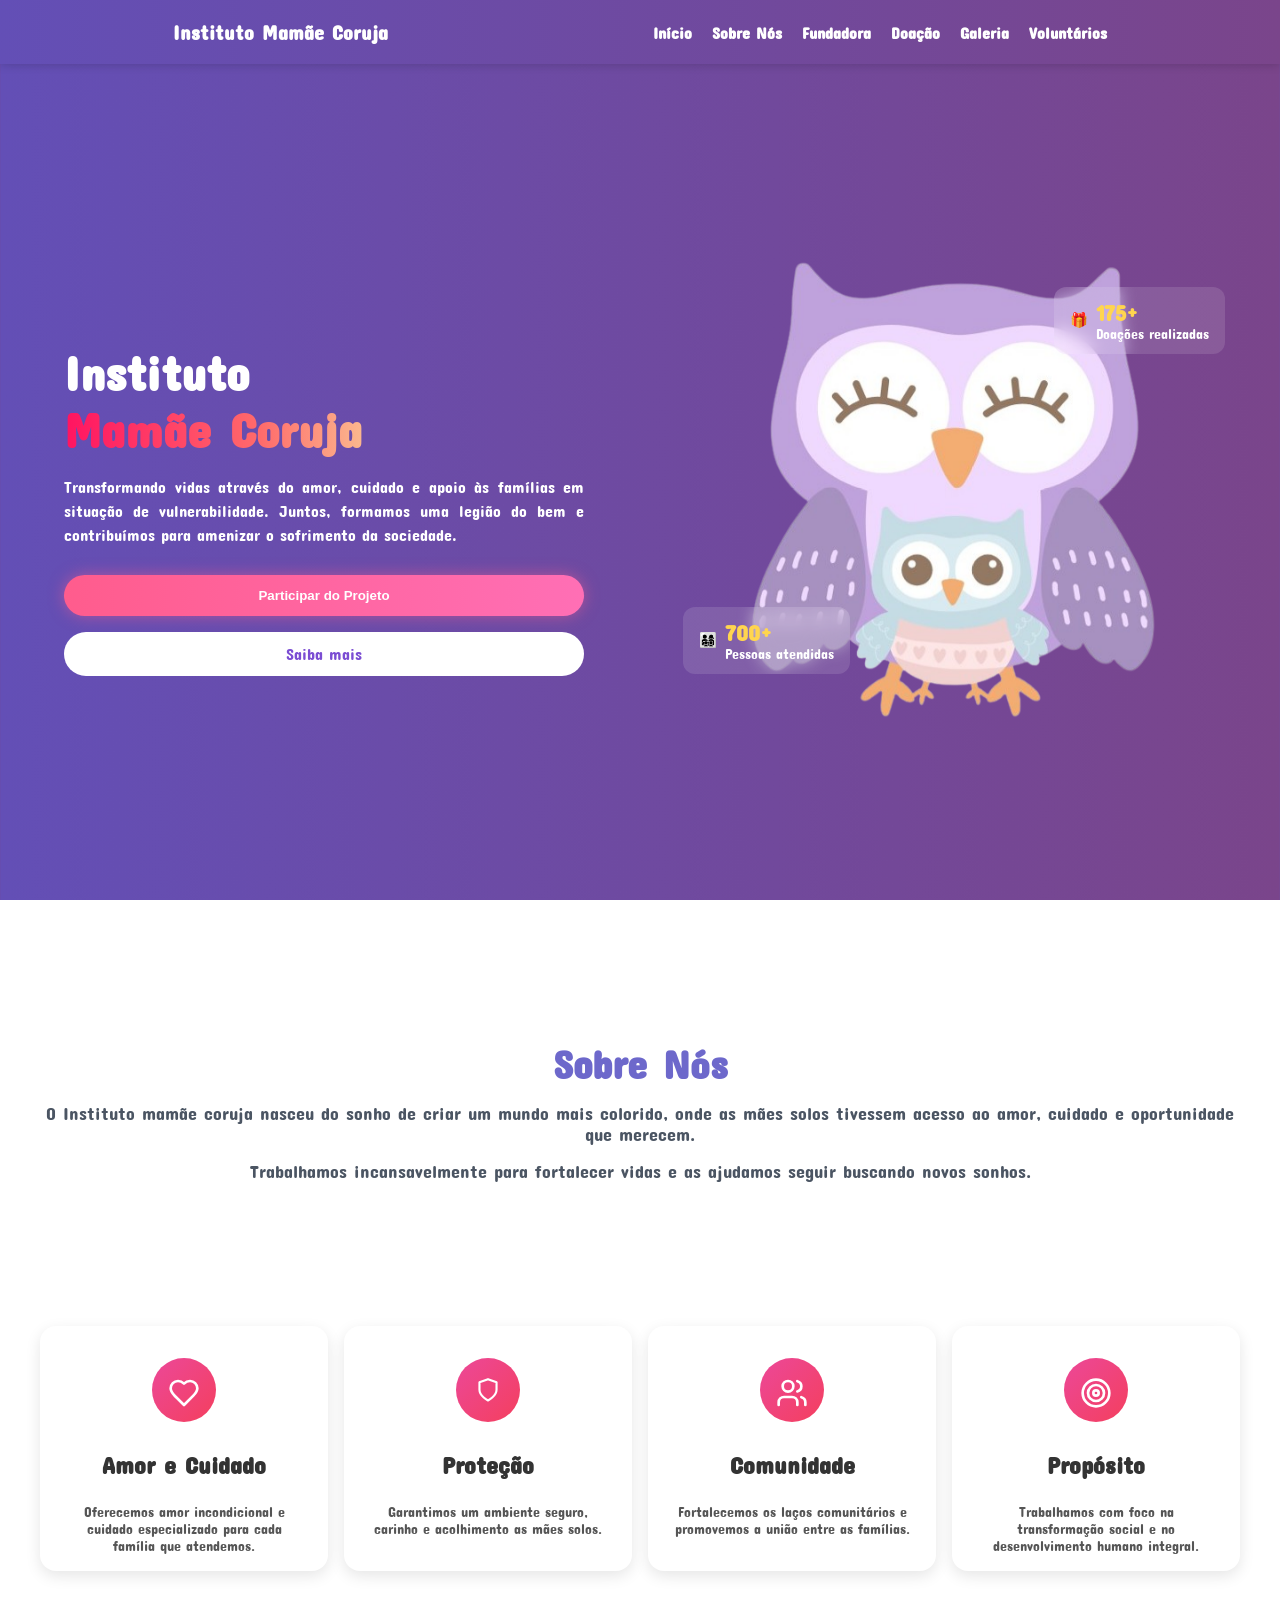
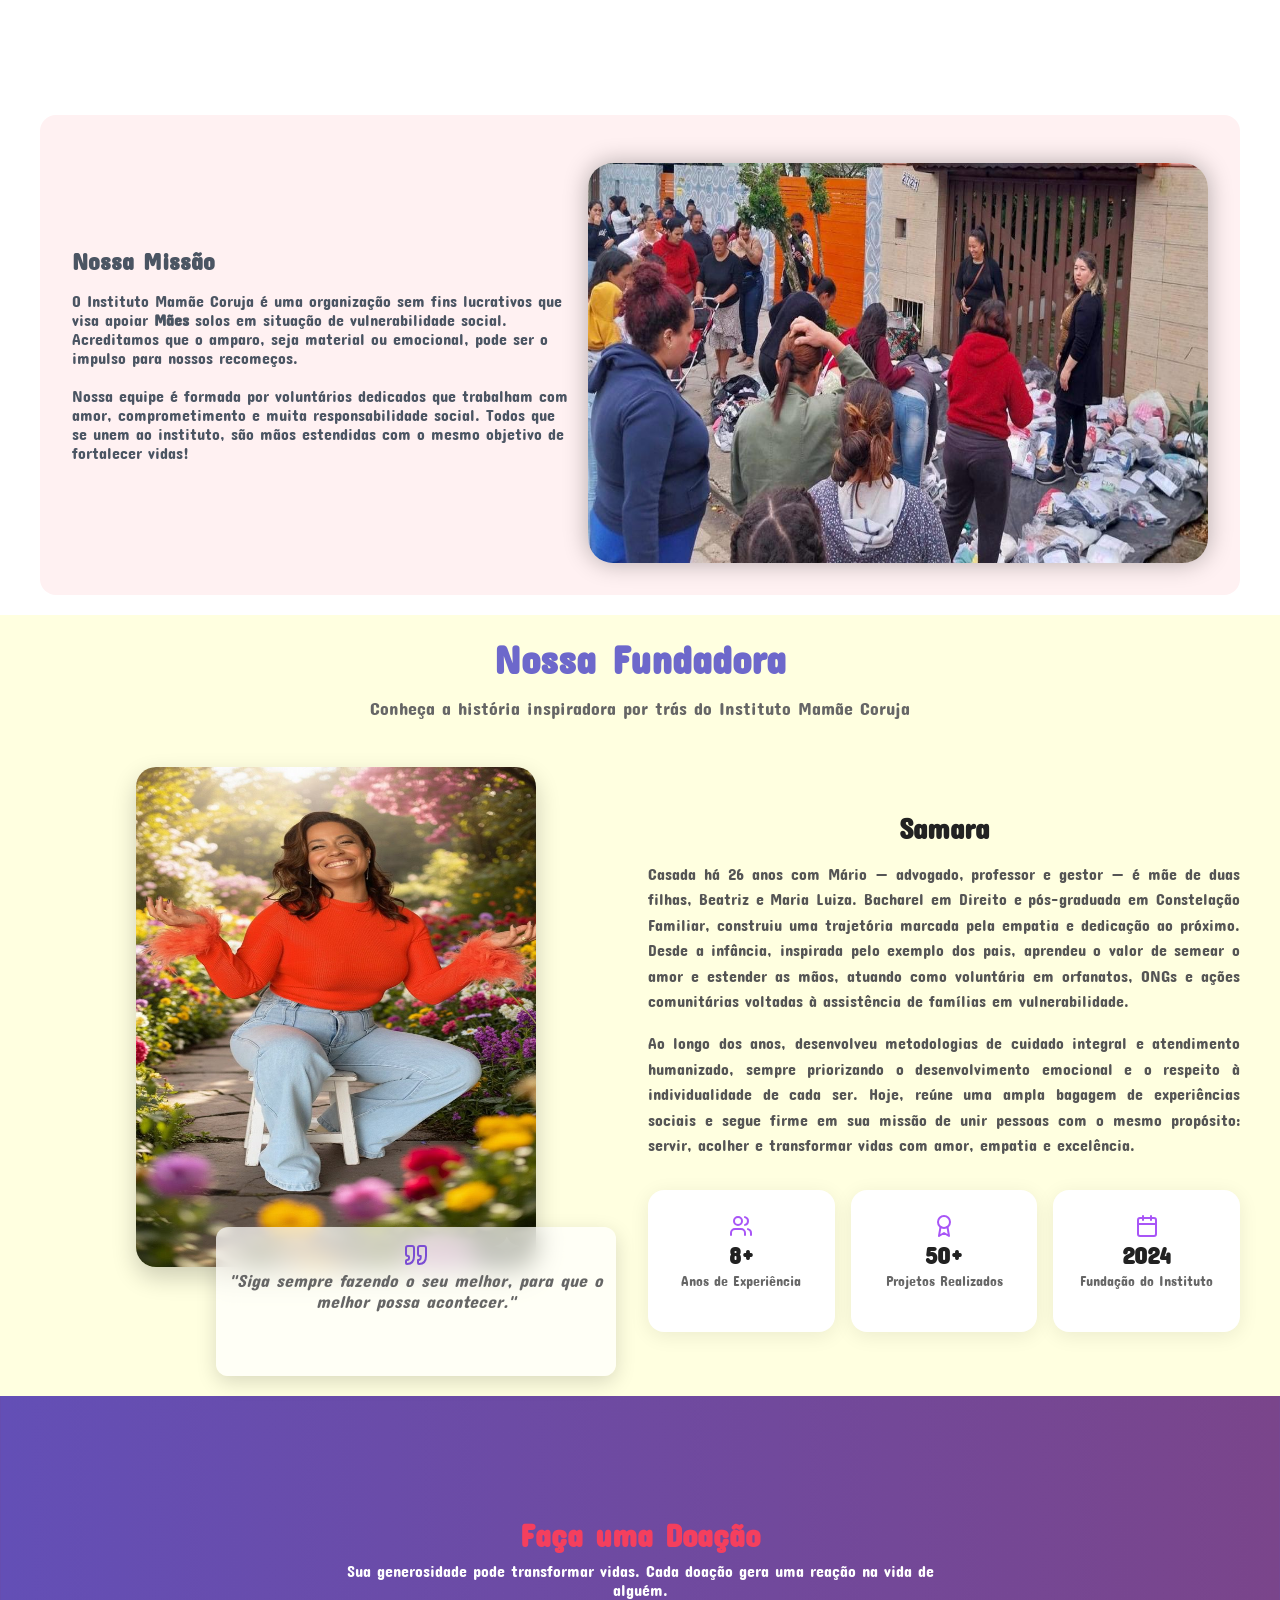
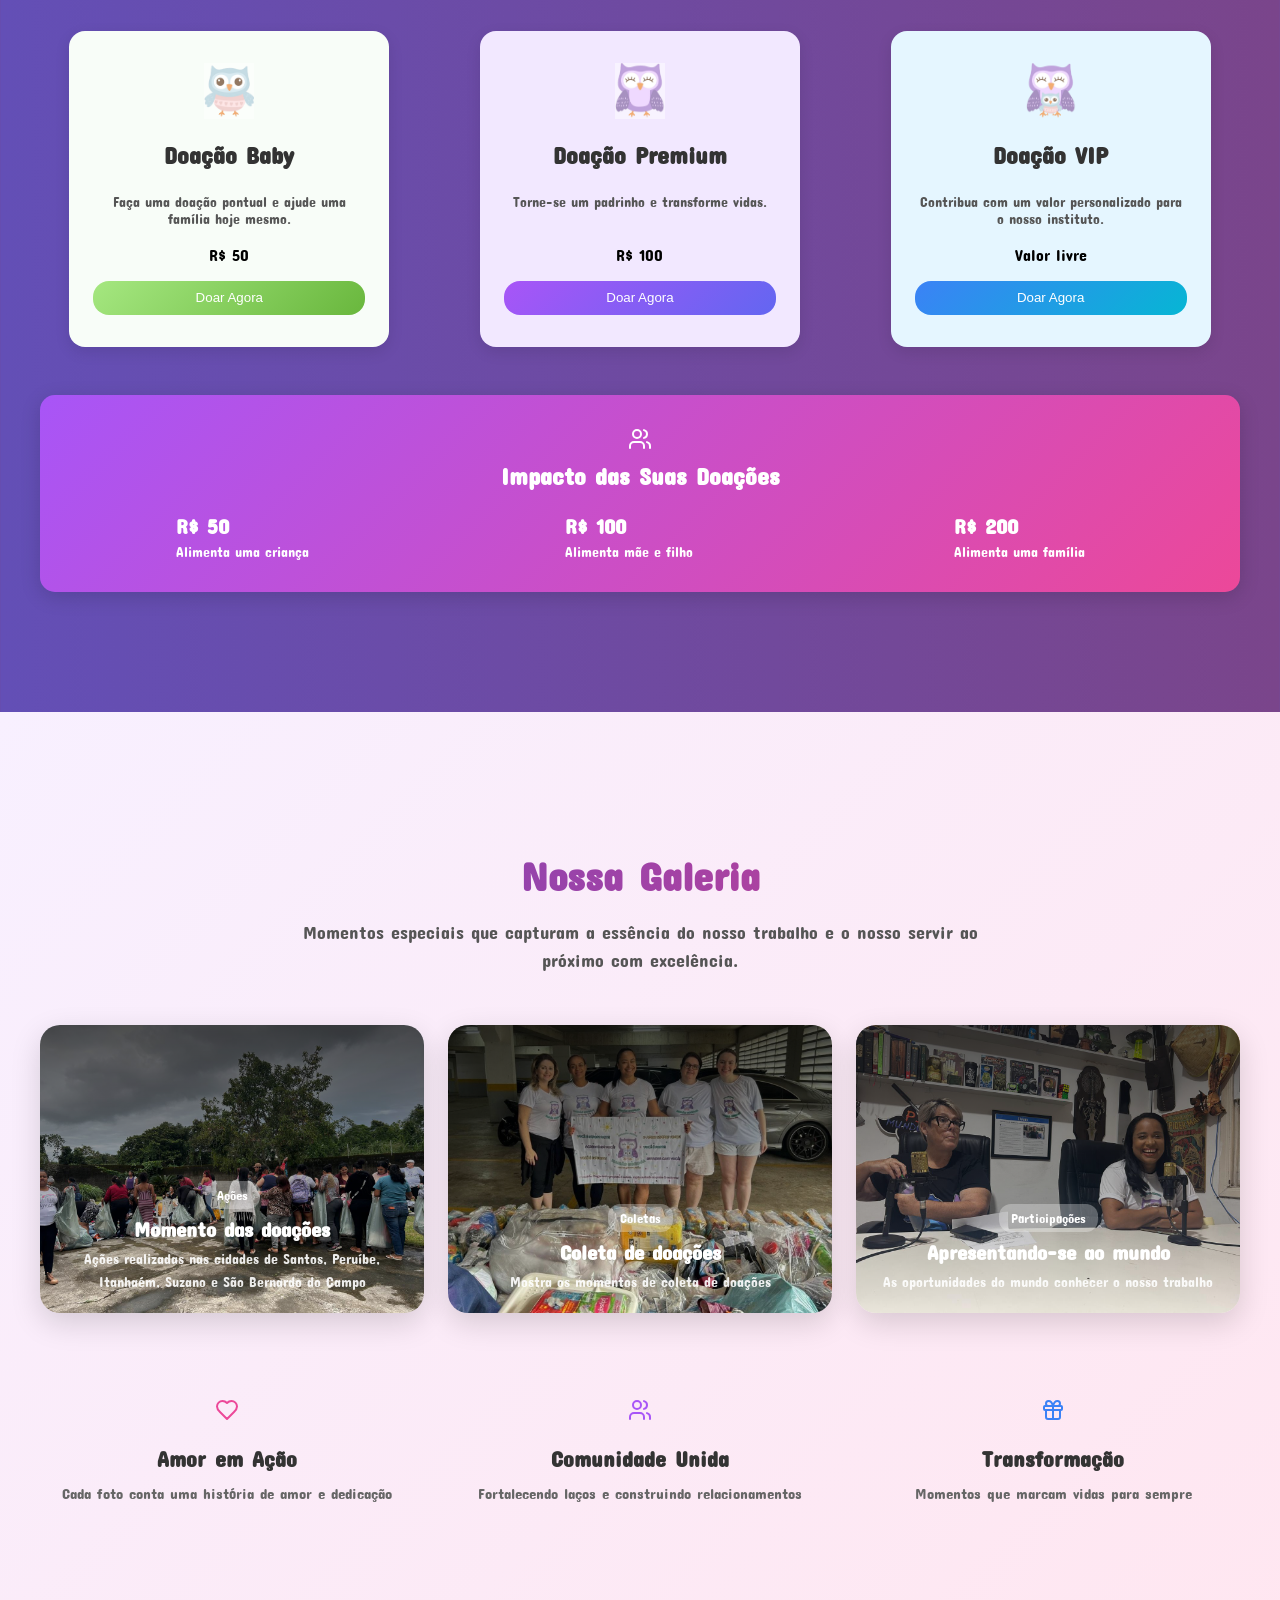
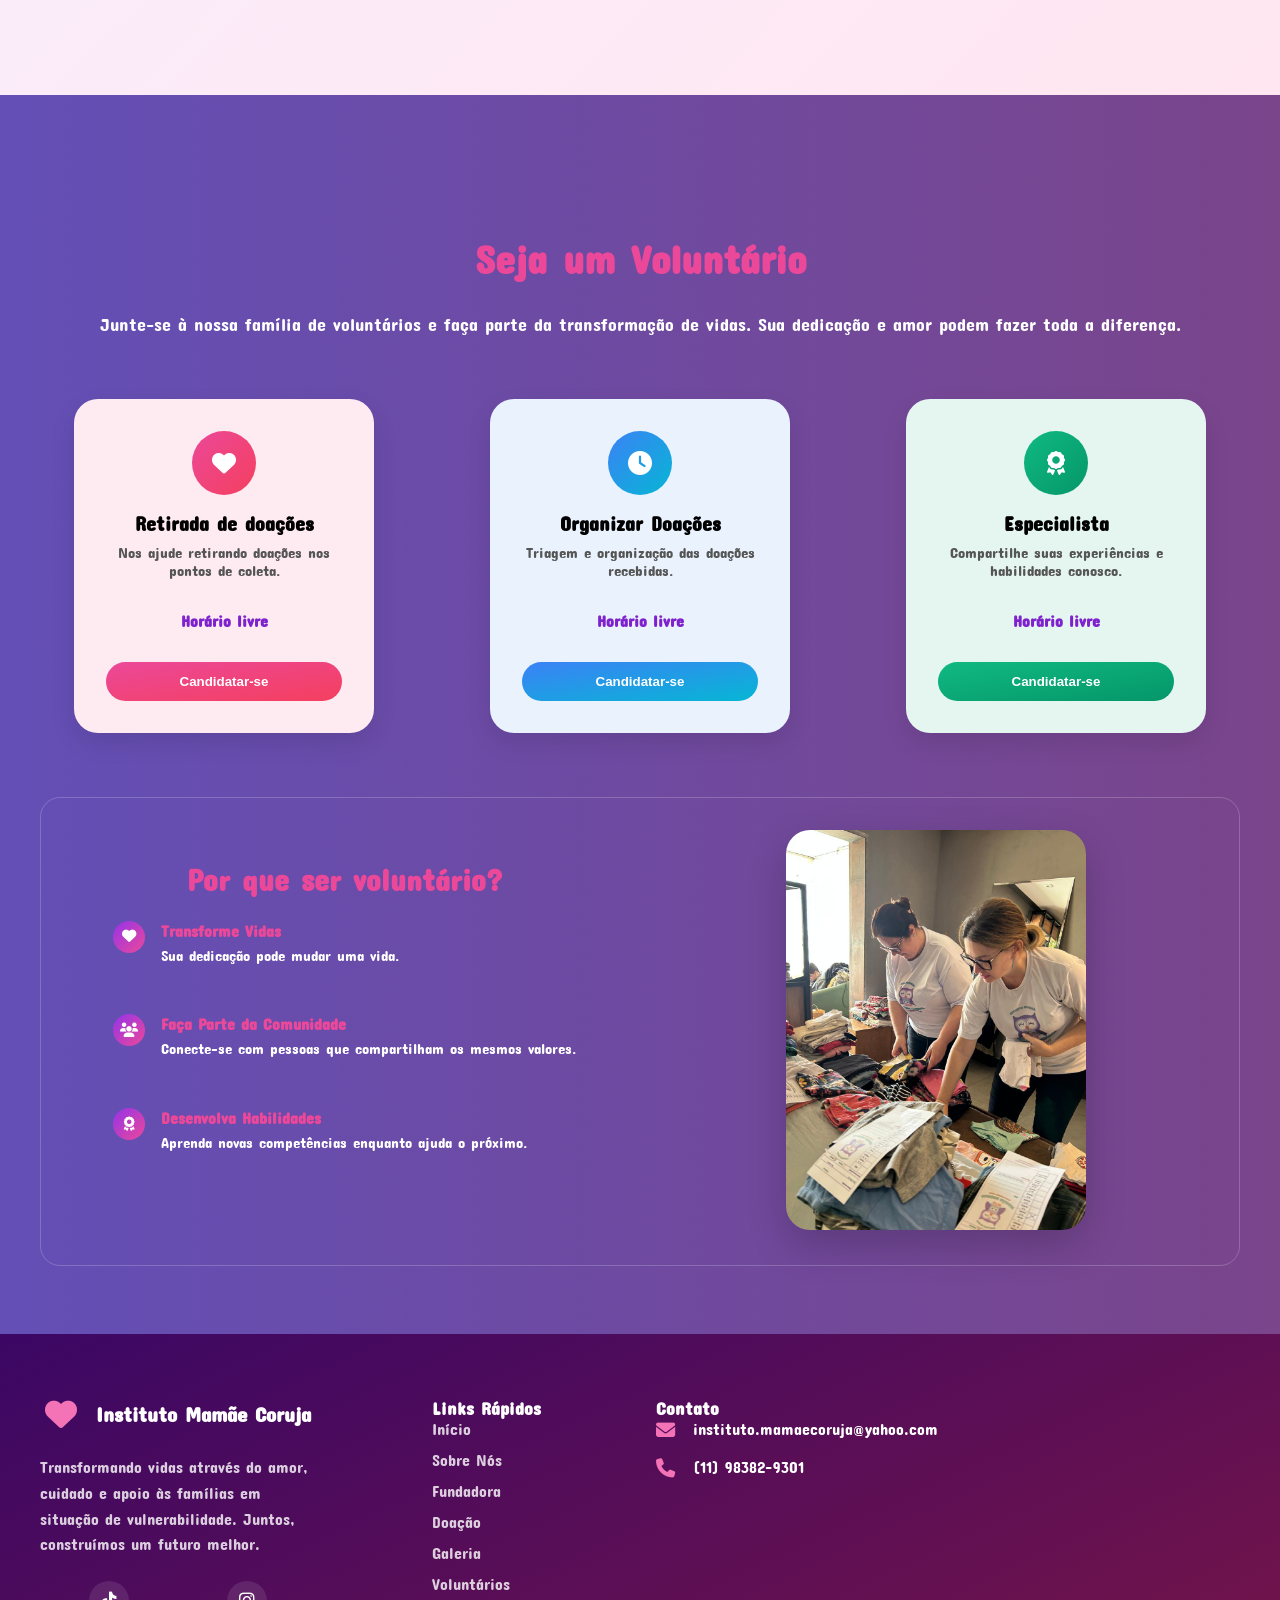
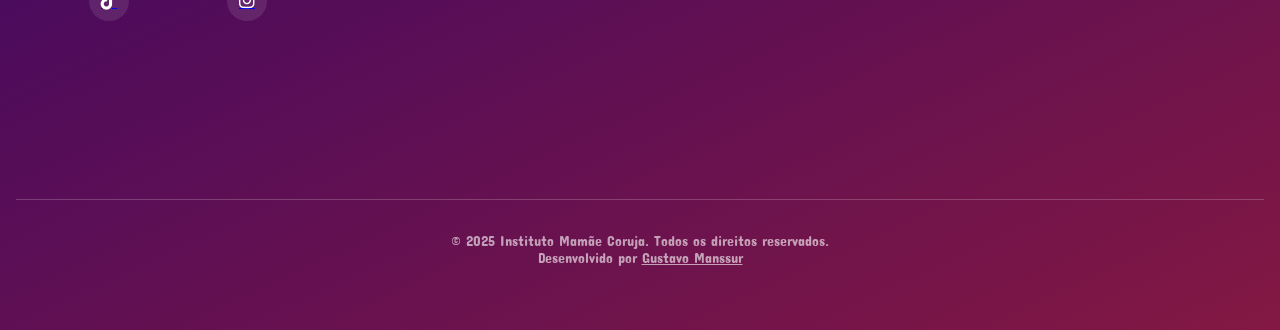
<file: index.html>
﻿<!DOCTYPE html>
<html lang="pt-BR">
    <head>
        <meta charset="UTF-8" />
        <meta name="viewport" content="width=device-width, initial-scale=1.0" />
        <title>Instituto Mamãe Coruja</title>
        <link rel="icon" type="image/png" href="assets/logo.jpg" />
        <link href="https://fonts.googleapis.com/css2?family=Caprasimo&amp;family=Concert+One&amp;family=Poppins:ital,wght@0,100;0,200;0,300;0,400;0,500;0,600;0,700;0,800;0,900;1,100;1,200;1,300;1,400;1,500;1,600;1,700;1,800;1,900&amp;family=Quicksand:wght@300..700&amp;display=swap" rel="stylesheet">
        <link rel="stylesheet" href="https://cdnjs.cloudflare.com/ajax/libs/font-awesome/6.5.1/css/all.min.css"/>
        <link type="text/css" rel="stylesheet" href="styles/style.css" />
        <link type="text/css" rel="stylesheet" href="styles/navbar.css" />
        <link type="text/css" rel="stylesheet" href="styles/hero.css" />
        <link type="text/css" rel="stylesheet" href="styles/about.css" />
        <link type="text/css" rel="stylesheet" href="styles/founder.css" />
        <link type="text/css" rel="stylesheet" href="styles/footer.css" />
        <link type="text/css" rel="stylesheet" href="styles/donation.css" />
        <link type="text/css" rel="stylesheet" href="styles/gallery.css" />
        <link type="text/css" rel="stylesheet" href="styles/volunteer.css" />
    </head>

    <body>
        <div class="container">
            <section class="navbar-container">
                <div class="navbar-content">
                    <div class="logo">
                        <h1>Instituto Mamãe Coruja</h1>
                    </div>

                    <nav class="navbar-menu">
                        <ul>
                            <li><a href="#home">Início</a></li>
                            <li><a href="#aboutus">Sobre Nós</a></li>
                            <li><a href="#project-founder">Fundadora</a></li>
                            <li><a href="#help">Doação</a></li>
                            <li><a href="#galleries">Galeria</a></li>
                            <li><a href="#volunteers">Voluntários</a></li>
                        </ul>
                    </nav>

                    <button id="menuToggle" class="navbar-toggle">
                        <svg xmlns="http://www.w3.org/2000/svg" width="24" height="24" viewBox="0 0 24 24" fill="none" stroke="currentColor" stroke-width="2" stroke-linecap="round" stroke-linejoin="round" class="h-6 w-6"><line x1="4" x2="20" y1="12" y2="12"></line><line x1="4" x2="20" y1="6" y2="6"></line><line x1="4" x2="20" y1="18" y2="18"></line></svg>
                    </button>
                </div>            
            </section>

            <section id="home" class="hero" aria-labelledby="hero-title">
                <div class="hero-container">
                    <div class="hero-content">
                        <header class="hero-header">
                            <h1 id="hero-title" class="hero-title">
                                Instituto
                                <br>
                                <span class="hero-title-highlight">Mamãe Coruja</span>
                            </h1>
                        </header>

                        <p class="hero-description">
                            Transformando vidas através do amor, cuidado e apoio às famílias em situação de vulnerabilidade.
                            Juntos, formamos uma legião do bem e contribuímos para amenizar o sofrimento da sociedade.
                        </p>

                        <div class="hero-actions">
                            <button
                                type="button"
                                id="openModalBtn"
                                class="btn btn-primary"
                                aria-haspopup="dialog"
                            >
                                Participar do Projeto
                            </button>

                            <a
                                href="#aboutus"
                                class="btn btn-secondary"
                            >
                                Saiba mais
                            </a>
                        </div>
                    </div>

                    <figure class="hero-media">
                        <picture>
                            <source srcset="assets/owl.png" type="image/png">
                            <img
                                src="assets/owl.png"
                                alt="Ilustração de uma coruja simbolizando cuidado, proteção e acolhimento"
                                loading="lazy"
                                decoding="async"
                            />
                        </picture>

                        <figcaption class="hero-stats">
                            <article class="stat donations">
                                <span class="stat-icon" aria-hidden="true">🎁</span>
                                <div class="stat-content">
                                    <strong class="stat-value">1000+</strong>
                                    <p class="stat-label">Doações realizadas</p>
                                </div>
                            </article>

                            <article class="stat families">
                                <span class="stat-icon" aria-hidden="true">👨‍👩‍👧‍👦</span>
                                <div class="stat-content">
                                    <strong class="stat-value">4000+</strong>
                                    <p class="stat-label">Pessoas atendidas</p>
                                </div>
                            </article>
                        </figcaption>
                    </figure>
                </div>

                <div id="join" class="joinProject">
                    <div class="popUpJoin">
                        <div class="formHeader">
                            <div class="closeBtn">
                                <span class="close-icon">&times;</span>
                            </div>
                            <h2>Junte-se ao Instituto Mamãe Coruja</h2>
                            <p>Preencha o formulário abaixo para participar do nosso projeto e fazer a diferença na vida de mães solos e suas famílias.</p>
                            <p>A sua compaixão é o que muda vidas, doe agora mesmo atráves das chaves PIX abaixo:</p>
                            <img src="assets/qrcode_valorlivre.png" alt="Qr Code PIX">
                            <p class="pix">Chave: instituto.mamaecoruja@yahoo.com</span>
                        </div>

                        <form class="joinForm">
                            <div class="name">
                                <label for="name">Nome Completo:</label>
                                <input type="text" id="name" name="name" required />
                            </div>

                            <div class="phone">
                                <label for="phone">Telefone:</label>
                                <input type="tel" id="phone" name="phone" required />
                            </div>

                            <div class="field">
                                <label for="interest">Área de Interesse:</label>
                                <select id="interest" name="interest" required>
                                    <option value="">Selecione uma opção</option>
                                    <option value="Voluntário(a )">Voluntariado</option>
                                    <option value="Apoiador(a)">Doação</option>
                                    <option value="Parceiro(a)">Parceria</option>
                                </select>
                            </div>    
                        </form>

                        <button id="modal-submit-btn" type="submit" class="btn-submit">Enviar</button>
                    </div>
                </div>

                <div id="custom-alert" class="custom-alert">
                    <span id="alert-message"></span>
                </div>
            </section>

            <section id="aboutus" class="about">
                <div class="about-container">
                    <div class="about-content">
                        <h1>Sobre Nós</h1>
                        <p>
                            O Instituto mamãe coruja nasceu do sonho de criar um mundo mais colorido, onde as mães solos tivessem acesso ao amor, cuidado e oportunidade que merecem.
                        </p>
                        <p>
                            Trabalhamos incansavelmente para fortalecer vidas e as ajudamos seguir buscando novos sonhos.
                        </p>
                    </div>

                    <div class="cards">
                        <div class="card">
                            <div class="icon-border">
                                <span class="icon">
                                    <svg xmlns="http://www.w3.org/2000/svg" width="24" height="24" viewBox="0 0 24 24" fill="none" stroke="currentColor" stroke-width="2" stroke-linecap="round" stroke-linejoin="round" class="h-8 w-8 text-white"><path d="M19 14c1.49-1.46 3-3.21 3-5.5A5.5 5.5 0 0 0 16.5 3c-1.76 0-3 .5-4.5 2-1.5-1.5-2.74-2-4.5-2A5.5 5.5 0 0 0 2 8.5c0 2.3 1.5 4.05 3 5.5l7 7Z"></path></svg>
                                </span>
                            </div>
                            <h2>Amor e Cuidado</h2>
                            <p>Oferecemos amor incondicional e cuidado especializado para cada família que atendemos.</p>
                        </div>

                        <div class="card">
                            <div class="icon-border">
                                <svg style="padding-bottom: 0.4rem;" xmlns="http://www.w3.org/2000/svg" width="24" height="24" viewBox="0 0 24 24" fill="none" stroke="currentColor" stroke-width="2" stroke-linecap="round" stroke-linejoin="round" class="h-8 w-8 text-white"><path d="M12 22s8-4 8-10V5l-8-3-8 3v7c0 6 8 10 8 10"></path></svg>
                            </div>
                            <h2>Proteção</h2>
                            <p>Garantimos um ambiente seguro, carinho e acolhimento as mães solos.</p>
                        </div>

                        <div class="card">
                            <div class="icon-border">
                                <span class="icon">
                                    <svg xmlns="http://www.w3.org/2000/svg" width="24" height="24" viewBox="0 0 24 24" fill="none" stroke="currentColor" stroke-width="2" stroke-linecap="round" stroke-linejoin="round" class="h-8 w-8 text-white"><path d="M16 21v-2a4 4 0 0 0-4-4H6a4 4 0 0 0-4 4v2"></path><circle cx="9" cy="7" r="4"></circle><path d="M22 21v-2a4 4 0 0 0-3-3.87"></path><path d="M16 3.13a4 4 0 0 1 0 7.75"></path></svg>
                                </span>
                            </div>
                            <h2>Comunidade</h2>
                            <p>Fortalecemos os laços comunitários e promovemos a união entre as famílias.</p>
                        </div>

                        <div class="card">
                            <div class="icon-border">
                                <span class="icon"><svg xmlns="http://www.w3.org/2000/svg" width="24" height="24" viewBox="0 0 24 24" fill="none" stroke="currentColor" stroke-width="2" stroke-linecap="round" stroke-linejoin="round" class="h-8 w-8 text-white"><circle cx="12" cy="12" r="10"></circle><circle cx="12" cy="12" r="6"></circle><circle cx="12" cy="12" r="2"></circle></svg></span>
                            </div>
                            <h2>Propósito</h2>
                            <p>Trabalhamos com foco na transformação social e no desenvolvimento humano integral.</p>
                        </div>
                    </div>

                    <div class="mission-content">
                        <div class="mission-text">
                            <h2>Nossa Missão</h2>
                            <p>O Instituto Mamãe Coruja é uma organização sem fins lucrativos que visa apoiar <b>Mães</b> solos em situação de vulnerabilidade social. Acreditamos que o amparo, seja material ou emocional, pode ser o impulso para nossos recomeços.</p>
                            <br />
                            <p>Nossa equipe é formada por voluntários dedicados que trabalham com amor, comprometimento e muita responsabilidade social. Todos que se unem ao instituto, são mãos estendidas com o mesmo objetivo de fortalecer vidas!</p>
                        </div>

                        <div class="mission-image">
                            <img src="assets/mission2.jpg" alt="mission img"/>
                        </div>
                    </div>
                </div>
            </section>

            <section id="project-founder" class="founder">
                <div class="founder-container">
                    <h1 class="section-title">Nossa Fundadora</h1>
                    <p class="section-subtitle">
                        Conheça a história inspiradora por trás do Instituto Mamãe Coruja
                    </p>

                    <div class="founder-content">
                        <div class="founder-image">
                            <img src="assets/founder.jpg" alt="Fundadora do Instituto Mamãe Coruja" />

                            <div class="quote">
                                <svg xmlns="http://www.w3.org/2000/svg" width="24" height="24" viewBox="0 0 24 24" fill="none" stroke="currentColor" stroke-width="2" stroke-linecap="round" stroke-linejoin="round" class="h-8 w-8 text-purple-500 mb-2"><path d="M3 21c3 0 7-1 7-8V5c0-1.25-.756-2.017-2-2H4c-1.25 0-2 .75-2 1.972V11c0 1.25.75 2 2 2 1 0 1 0 1 1v1c0 1-1 2-2 2s-1 .008-1 1.031V20c0 1 0 1 1 1z"></path><path d="M15 21c3 0 7-1 7-8V5c0-1.25-.757-2.017-2-2h-4c-1.25 0-2 .75-2 1.972V11c0 1.25.75 2 2 2h.75c0 2.25.25 4-2.75 4v3c0 1 0 1 1 1z"></path></svg>
                                <br />
                                <p>"Siga sempre fazendo o seu melhor, para que o melhor possa acontecer."</p>
                            </div>
                        </div>

                        <div class="founder-text">
                            <h2>Samara</h2>
                            <p>
                                Casada há 26 anos com Mário — advogado, professor e gestor — é mãe de duas filhas, Beatriz e Maria Luiza. Bacharel em Direito e pós-graduada em Constelação Familiar, construiu uma trajetória marcada pela empatia e dedicação ao próximo. Desde a infância, inspirada pelo exemplo dos pais, aprendeu o valor de semear o amor e estender as mãos, atuando como voluntária em orfanatos, ONGs e ações comunitárias voltadas à assistência de famílias em vulnerabilidade.
                            </p>
                            <p>
                                Ao longo dos anos, desenvolveu metodologias de cuidado integral e atendimento humanizado, sempre priorizando o desenvolvimento emocional e o respeito à individualidade de cada ser. Hoje, reúne uma ampla bagagem de experiências sociais e segue firme em sua missão de unir pessoas com o mesmo propósito: servir, acolher e transformar vidas com amor, empatia e excelência.
                            </p>

                            <div class="founder-stats">
                                <div class="stat-card">
                                    <svg xmlns="http://www.w3.org/2000/svg" width="24" height="24" viewBox="0 0 24 24" fill="none" stroke="currentColor" stroke-width="2" stroke-linecap="round" stroke-linejoin="round" class="h-8 w-8 text-purple-500 mx-auto mb-2"><path d="M16 21v-2a4 4 0 0 0-4-4H6a4 4 0 0 0-4 4v2"></path><circle cx="9" cy="7" r="4"></circle><path d="M22 21v-2a4 4 0 0 0-3-3.87"></path><path d="M16 3.13a4 4 0 0 1 0 7.75"></path></svg>
                                    <h3>8+</h3>
                                    <p>Anos de Experiência</p>
                                </div>

                                <div class="stat-card">
                                    <svg xmlns="http://www.w3.org/2000/svg" width="24" height="24" viewBox="0 0 24 24" fill="none" stroke="currentColor" stroke-width="2" stroke-linecap="round" stroke-linejoin="round" class="h-8 w-8 text-purple-500 mx-auto mb-2"><circle cx="12" cy="8" r="6"></circle><path d="M15.477 12.89 17 22l-5-3-5 3 1.523-9.11"></path></svg>
                                    <h3>50+</h3>
                                    <p>Projetos Realizados</p>
                                </div>

                                <div class="stat-card">
                                    <svg xmlns="http://www.w3.org/2000/svg" width="24" height="24" viewBox="0 0 24 24" fill="none" stroke="currentColor" stroke-width="2" stroke-linecap="round" stroke-linejoin="round" class="h-8 w-8 text-purple-500 mx-auto mb-2"><rect width="18" height="18" x="3" y="4" rx="2" ry="2"></rect><line x1="16" x2="16" y1="2" y2="6"></line><line x1="8" x2="8" y1="2" y2="6"></line><line x1="3" x2="21" y1="10" y2="10"></line></svg>
                                    <h3>2024</h3>
                                    <p>Fundação do Instituto</p>
                                </div>
                            </div>
                        </div>
                    </div>
                </div>
            </section>

            <section id="help" class="donation">
                <div class="donation-container">
                    <div class="donation-content">
                        <div class="donation-header">
                            <h1>Faça uma Doação</h1>
                            <p>
                                Sua generosidade pode transformar vidas. Cada doação gera uma reação na vida de alguém.
                            </p>
                        </div>

                        <div class="donation-cards">
                            <div class="card individual">
                                <div class="icon-donation">
                                    <img src="assets/baby_solo_owl.png" alt="icon donation"/>
                                </div>
                                <h2>Doação Baby</h2>
                                <p>Faça uma doação pontual e ajude uma família hoje mesmo.</p>
                                <span class="amount">R$ 50</span>
                                <button id="btn-donation-baby" onclick="openPixDonationModal('assets/qrcode_50reais.png')">Doar Agora</button>
                            </div>

                            <div class="card mensal">
                                <div class="icon-donation">
                                    <img style="background: #f2e8ff" src="assets/solo_owl.png" alt="icon donation"/>
                                </div>
                                <h2>Doação Premium</h2>
                                <p>Torne-se um padrinho e transforme vidas.</p>
                                <span class="amount">R$ 100</span>
                                <button id="btn-donation-premium" onclick="openPixDonationModal('assets/qrcode_100reais.png')">Doar Agora</button>
                            </div>

                            <div class="card especial">
                                <div class="icon-donation">
                                    <img style="background: #e5f6ff" src="assets/owl.png" alt="icon donation"/>
                                </div>
                                <h2>Doação VIP</h2>
                                <p>Contribua com um valor personalizado para o nosso instituto.</p>
                                <span class="amount">Valor livre</span>
                                <button id="btn-donation-vip" onclick="openPixDonationModal('assets/qrcode_valorlivre.png')">Doar Agora</button>
                            </div>
                        </div>

                        <div class="impact">
                            <div class="impact-header">
                                <span class="icon"><svg xmlns="http://www.w3.org/2000/svg" width="24" height="24" viewBox="0 0 24 24" fill="none" stroke="currentColor" stroke-width="2" stroke-linecap="round" stroke-linejoin="round" class="h-16 w-16 mx-auto mb-6 opacity-80"><path d="M16 21v-2a4 4 0 0 0-4-4H6a4 4 0 0 0-4 4v2"></path><circle cx="9" cy="7" r="4"></circle><path d="M22 21v-2a4 4 0 0 0-3-3.87"></path><path d="M16 3.13a4 4 0 0 1 0 7.75"></path></svg></span>
                                <h2>Impacto das Suas Doações</h2>
                            </div>

                            <div class="impact-amount">
                                <div>
                                    <h3>R$ 50</h3>
                                    <p>Alimenta uma criança</p>
                                </div>

                                <div>
                                    <h3>R$ 100</h3>
                                    <p>Alimenta mãe e filho</p>
                                </div>

                                <div>
                                    <h3>R$ 200</h3>
                                    <p>Alimenta uma família</p>
                                </div>
                            </div>
                        </div>
                    </div>
                </div>
            </section>

            <section id="galleries" class="gallery">
                <div class="gallery-container">
                    <div class="gallery-content">
                        <h1>Nossa Galeria</h1>
                        <p>Momentos especiais que capturam a essência do nosso trabalho e o nosso servir ao próximo com excelência.</p>

                        <div class="gallery-grid">
                            <div id="collect" class="gallery-card">
                                <img src="assets/santos/6.jpg" alt="Fotos das coletas de doações">
                                <div class="overlay">
                                    <span class="tag">Ações</span>
                                    <h2>Momento das doações</h3>
                                    <p>Ações realizadas nas cidades de Santos, Peruíbe, Itanhaém, Suzano e São Bernardo do Campo</p>
                                </div>
                            </div>

                            <div id="organization" class="gallery-card">
                                <img src="assets/coletas/9.jpg" alt="Fotos das organizações de doações">
                                <div class="overlay">
                                    <span class="tag">Coletas</span>
                                    <h2>Coleta de doações</h3>
                                    <p>Mostra os momentos de coleta de doações</p>
                                </div>
                            </div>

                            <div id="participation" class="gallery-card">
                                <img src="assets/eventos/16.jpg" alt="Fotos das participações em eventos">
                                <div class="overlay">
                                    <span>Participações</span>
                                    <h2>Apresentando-se ao mundo</h3>
                                    <p>As oportunidades do mundo conhecer o nosso trabalho</p>
                                </div>
                            </div>
                        </div>

                        <div class="info-grid">
                            <div class="info">
                                <div class="icon gallery-pink"><svg xmlns="http://www.w3.org/2000/svg" width="24" height="24" viewBox="0 0 24 24" fill="none" stroke="currentColor" stroke-width="2" stroke-linecap="round" stroke-linejoin="round" class="h-12 w-12"><path d="M19 14c1.49-1.46 3-3.21 3-5.5A5.5 5.5 0 0 0 16.5 3c-1.76 0-3 .5-4.5 2-1.5-1.5-2.74-2-4.5-2A5.5 5.5 0 0 0 2 8.5c0 2.3 1.5 4.05 3 5.5l7 7Z"></path></svg></div>
                                <h2>Amor em Ação</h2>
                                <p>Cada foto conta uma história de amor e dedicação</p>
                            </div>
                            <div class="info">
                                <div class="icon gallery-purple"><svg xmlns="http://www.w3.org/2000/svg" width="24" height="24" viewBox="0 0 24 24" fill="none" stroke="currentColor" stroke-width="2" stroke-linecap="round" stroke-linejoin="round" class="h-12 w-12 text-purple-500 mb-4"><path d="M16 21v-2a4 4 0 0 0-4-4H6a4 4 0 0 0-4 4v2"></path><circle cx="9" cy="7" r="4"></circle><path d="M22 21v-2a4 4 0 0 0-3-3.87"></path><path d="M16 3.13a4 4 0 0 1 0 7.75"></path></svg></div>
                                <h2>Comunidade Unida</h2>
                                <p>Fortalecendo laços e construindo relacionamentos</p>
                            </div>
                            <div class="info">
                                <div class="icon gallery-blue"><svg xmlns="http://www.w3.org/2000/svg" width="24" height="24" viewBox="0 0 24 24" fill="none" stroke="currentColor" stroke-width="2" stroke-linecap="round" stroke-linejoin="round" class="h-12 w-12 text-blue-500 mb-4"><rect x="3" y="8" width="18" height="4" rx="1"></rect><path d="M12 8v13"></path><path d="M19 12v7a2 2 0 0 1-2 2H7a2 2 0 0 1-2-2v-7"></path><path d="M7.5 8a2.5 2.5 0 0 1 0-5A4.8 8 0 0 1 12 8a4.8 8 0 0 1 4.5-5 2.5 2.5 0 0 1 0 5"></path></svg></div>
                                <h2>Transformação</h2>
                                <p>Momentos que marcam vidas para sempre</p>
                            </div>
                        </div>
                    </div>
                </div>
            </section>

            <section id="volunteers" class="volunteer">
                <div class="volunteer-container">
                    <div class="volunteer-content">
                        <h1>Seja um Voluntário</h1>
                        <p>Junte-se à nossa família de voluntários e faça parte da transformação de vidas. Sua dedicação e amor podem fazer toda a diferença.</p>

                        <div class="volunteer-cards">
                            <div class="card-content pink-background">
                                <div class="icon-circle pink"><i class="fa-solid fa-heart"></i></div>
                                <h2>Retirada de doações</h2>
                                <p>Nos ajude retirando doações nos pontos de coleta.</p>
                                <span class="time">Horário livre</span>
                                <button class="btn-volunteer pink" onclick="sendMessageToWppOfVolunteer('Retirada de doações')">Candidatar-se</button>
                            </div>

                            <div class="card-content blue-background">
                                <div class="icon-circle blue"><i class="fa-solid fa-clock"></i></div>
                                <h2>Organizar Doações</h2>
                                <p>Triagem e organização das doações recebidas.</p>
                                <span class="time">Horário livre</span>
                                <button class="btn-volunteer blue" onclick="sendMessageToWppOfVolunteer('Organizar doações')">Candidatar-se</button>
                            </div>

                            <div class="card-content green-background">
                                <div class="icon-circle green"><i class="fa-solid fa-award"></i></div>
                                <h2>Especialista</h2>
                                <p>Compartilhe suas experiências e habilidades conosco.</p>
                                <span class="time">Horário livre</span>
                                <button class="btn-volunteer green" onclick="sendMessageToWppOfVolunteer('Especialista')">Candidatar-se</button>
                            </div>
                        </div>

                        <div class="reason-grid">
                            <div>
                                <h3 style="font-size: 1.875rem; font-weight: bold; color: #ec4899; margin-bottom: 1.5rem;">Por que ser voluntário?</h3>

                                <div class="reason-item">
                                    <div class="reason-icon"><i class="fa-solid fa-heart"></i></div>
                                    <div class="reason-text">
                                        <h4>Transforme Vidas</h4>
                                        <p>Sua dedicação pode mudar uma vida.</p>
                                    </div>
                                </div>

                                <div class="reason-item">
                                    <div class="reason-icon"><i class="fa-solid fa-users"></i></div>
                                    <div class="reason-text">
                                        <h4>Faça Parte da Comunidade</h4>
                                        <p>Conecte-se com pessoas que compartilham os mesmos valores.</p>
                                    </div>
                                </div>

                                <div class="reason-item">
                                    <div class="reason-icon"><i class="fa-solid fa-award"></i></div>
                                    <div class="reason-text">
                                        <h4>Desenvolva Habilidades</h4>
                                        <p>Aprenda novas competências enquanto ajuda o próximo.</p>
                                    </div>
                                </div>
                            </div>

                            <div class="volunteer-image">
                                <img src="assets/voluntario1.jpg"
                                    alt="Voluntários felizes trabalhando com crianças no Instituto Mamãe Coruja">
                            </div>
                        </div>
                    </div>
                </div>
            </section>

            <footer>
                <div class="footer-container">
                    <div class="fade-up" style="animation-delay: 0.1s">
                        <div class="logo-footer">
                            <i class="fa-solid fa-heart logo-icon"></i>
                            <span>Instituto Mamãe Coruja</span>
                        </div>
                        <p class="description">
                            Transformando vidas através do amor, cuidado e apoio às famílias em situação
                            de vulnerabilidade. Juntos, construímos um futuro melhor.
                        </p>
                        <div class="socials">
                            <a href="https://www.tiktok.com/@projetosocialmamaecoruja" aria-label="TikTok"><i class="fab fa-tiktok"></i></a>
                            <a href="https://www.instagram.com/instituto.mamaecoruja/" aria-label="Instagram"><i class="fab fa-instagram"></i></a>
                        </div>
                    </div>

                    <div class="fade-up" style="animation-delay: 0.3s">
                        <span class="footer-title">Links Rápidos</span>
                        <ul class="footer-links">
                            <li><a href="#home">Início</a></li>
                            <li><a href="#aboutus">Sobre Nós</a></li>
                            <li><a href="#project-founder">Fundadora</a></li>
                            <li><a href="#help">Doação</a></li>
                            <li><a href="#galleries">Galeria</a></li>
                            <li><a href="#volunteers">Voluntários</a></li>
                        </ul>
                    </div>

                    <div class="fade-up" style="animation-delay: 0.5s">
                        <span class="footer-title">Contato</span>
                        <div class="contact-item">
                            <i class="fa-solid fa-envelope"></i>
                            <span>instituto.mamaecoruja@yahoo.com</span>
                        </div>
                        <div class="contact-item">
                            <i class="fa-solid fa-phone"></i>
                            <span>(11) 98382-9301</span>
                        </div>
                    </div>

                    <div class="map-container">
                        <iframe src="https://www.google.com/maps/embed?pb=!1m18!1m12!1m3!1d3640.3529987963725!2d-46.74508862383632!3d-24.159349883835073!2m3!1f0!2f0!3f0!3m2!1i1024!2i768!4f13.1!3m3!1m2!1s0x94d1d60222dfd171%3A0x2066a8c13faf5e13!2sR.%20Rog%C3%AA%20Ferreira%2C%205205%20-%20Jardim%20Suar%C3%A3o%20-%20Praia%2C%20Itanha%C3%A9m%20-%20SP%2C%2011740-000!5e0!3m2!1spt-BR!2sbr!4v1767304025030!5m2!1spt-BR!2sbr"
                            title="Localização da sede"
                            width="350"
                            height="350"
                            style="border:0;"
                            allowfullscreen=""
                            loading="lazy"
                            referrerpolicy="no-referrer-when-downgrade">
                        </iframe>
                    </div>
                </div>

                <div class="footer-bottom fade-up" style="animation-delay: 0.7s">
                    <p>© 2025 Instituto Mamãe Coruja. Todos os direitos reservados.</p>
                    <p>Desenvolvido por <a href="https://www.linkedin.com/in/gustavo-manssur-1a4b5a1a0/" style="text-decoration: underline; color: rgba(255, 255, 255, 0.6);">Gustavo Manssur</a></p>
                </div>
            </footer>
        </div>

        <script type="application/ld+json">
        {
            "@context": "https://schema.org",
            "@type": "NGO",
            "name": "Instituto Mamãe Coruja",
            "url": "https://www.institutomamaecoruja.com.br",
            "logo": "https://www.institutomamaecoruja.com.br/assets/logo.png",
            "description": "Instituto que transforma vidas através do amor, cuidado e apoio a famílias em situação de vulnerabilidade social.",
            "areaServed": "BR",
            "sameAs": [
                "https://www.instagram.com/institutomamaecoruja",
                "https://www.facebook.com/institutomamaecoruja"
            ]
        }
        </script>

        <script src="scripts/index.js"></script>
    </body>
</html>
</file>
<file: styles/style.css>
* {
    margin: 0 auto;
    padding: 0;
    box-sizing: border-box;
    scroll-behavior: smooth;
}

body {
    font-family: 'Concert One', sans-serif;
    background: linear-gradient(90deg, #634fb6, #7a458b);
    overflow-x: hidden;
}
</file>
<file: styles/navbar.css>
.navbar-container {
    position: fixed;
    width: 100%;
    margin: 0 auto;
    padding: 20px 40px;
    top: 0;
    z-index: 1000;
    background: linear-gradient(90deg, #634fb6, #7a458b);
    backdrop-filter: blur(10px);
    box-shadow: 0 0 10px rgba(0, 0, 0, 0.2);
}

.navbar-content {
    display: flex;
    justify-content: space-between;
    align-items: center;
    color: #fff;
}

.navbar-content .logo h1 {
    cursor: pointer;
    font-size: clamp(14px, 5vw, 20px);
}

.navbar-content ul {
    list-style: none;
    display: flex;
    gap: 20px;

    li {
        cursor: pointer;

        a {
            font-weight: 600;
            text-decoration: none;
            color: #fff;
        }

        a:hover {
            color: #f72a2a;
        }
    }
}

.navbar-menu {
    display: flex;
}

.navbar-toggle {
    display: none;
    background: none;
    border: none;
    font-size: 1.8rem;
    cursor: pointer;
    color: #fff;
}

@media (max-width: 1024px) {
    .navbar-menu {
        display: none;
    }

    #menuToggle.navbar-toggle {
    display: block !important;
    }

    .navbar-menu.active {
        display: flex;
        position: absolute;
        top: 100%;
        left: 0;
        width: 100%;
        background: linear-gradient(90deg, #634fb6, #7a458b);
        backdrop-filter: blur(12px);
        padding: 20px 40px;
    }

    .navbar-menu ul {
        width: 100%;
        flex-direction: column;
        gap: 16px;
    }

    .navbar-menu ul li a:hover {
        color: #cf2424;
    }
}
</file>
<file: styles/hero.css>
.hero {
    width: 100%;
    min-height: 100vh;
    padding: 20px 40px;
    align-content: center;
    margin: 0 auto;
}

.hero-container {
    display: flex;
    flex-direction: column;
    gap: 48px;
    max-width: 1200px;
    margin: 0 auto;
    padding-top: 120px;
}

.hero-content {
    flex: 1;
    order: 1;
}

.hero-title {
    font-size: clamp(32px, 7vw, 48px);
    line-height: 1.2;
    color: #fff;
}

.hero-title-highlight {
    background: linear-gradient( to right, #ff1361 0%, #ff6b6b 33%, #f8ffae 66%, #ff1361 100% );
    -webkit-background-clip: text;
    background-clip: text;
    -webkit-text-fill-color: transparent;
    animation: wave-animation 4s linear infinite;
    background-size: 200% auto;
}

@keyframes wave-animation {
    to {
        background-position: 200% center;
    }
}

.hero-description {
    color: #fff;
    margin-top: 16px;
    font-size: 1rem;
    max-width: 520px;
    text-align: justify;
    line-height: 1.5;
}

.hero-actions {
    display: flex;
    gap: 16px;
    margin-top: 28px;
    flex-wrap: wrap;
}

.hero-media {
    position: relative;
    display: flex;
    flex-direction: column;
    align-items: center;
    flex: 1;
    order: 2;
}

.hero-media img {
    width: 100%;
    max-width: 360px;
}

.hero-stats {
    display: flex;
    gap: 16px;
    margin-top: 24px;
}

.stat {
    position: absolute;
    display: flex;
    align-items: center;
    gap: 0.5rem;
    padding: 12px 16px;
    border-radius: 12px;
    background: rgba(255, 255, 255, 0.12);
    backdrop-filter: blur(8px);
    font-size: 0.9rem;
}

.stat-value {
    font-size: 1.4rem;
    font-weight: 700;
    display: block;
    color: #ffd54f;
}

.stat-label {
    color: #fff;
}

.btn {
    width: 100%;
    cursor: pointer;
}

.btn-primary {
    background: linear-gradient(90deg, #ff5c8d, #ff6fb5);
    box-shadow: 0 0 15px rgba(255, 92, 141, 0.5);
    color: rgb(255, 255, 255);
    border: none;
    border-radius: 5rem;
    text-decoration: none;
    transition: transform 0.2s;
    padding: 0.8rem 2rem;
    font-weight: 600;
}

.btn-secondary {
    text-align: center;
    color: rgb(123, 77, 211);
    background: #fff;
    border: none;
    border-radius: 5rem;
    text-decoration: none;
    transition: transform 0.2s;
    padding: 0.8rem 2rem;
}

.btn:hover,
.btn:focus-visible {
    transform: scale(1.05);
}

.donations {
    top: 5%;
    right: -14%;
}

.families {
    bottom: 17%;
    left: -15%;
}

.joinProject {
    position: relative;
    width: min(80vw, 720px);
    max-height: 90vh;
}

#join {
    width: 100%;
    max-width: 85vw;
    min-height: 100vh;
    align-content: center;
    margin: 0 auto;
    height: 100vh;
    position: fixed;
    top: 0;
    display: flex;
    align-items: center;
    justify-content: center;
    z-index: 9999;
    opacity: 0;
    pointer-events: none;
    transition: opacity 0.3s ease;
}

#join.active {
    opacity: 1;
    pointer-events: auto;
}

@keyframes popupEnter {
    from {
        opacity: 0;
        transform: translateY(30px) scale(0.96);
    }
    to {
        opacity: 1;
        transform: translateY(0) scale(1);
    }
}

.popUpJoin {
    text-align: center;
    position: relative;
    overflow-y: auto;
    padding: clamp(1.5rem, 3vw, 2.5rem);
    display: flex;
    flex-direction: column;
    gap: 1.5rem;
    border: 1px solid rgba(255, 255, 255, 0.34);
    border-radius: 2rem;
    background: rgba(0, 0, 0, 0.45);
    backdrop-filter: blur(18px);
    animation: popupEnter 0.6s ease-out;
    color: rgba(255, 255, 255, 0.88);
}

.closeBtn {
    position: absolute;
    top: 1.2rem;
    right: 1.5rem;
    background: transparent;
    border: none;
    cursor: pointer;
}

.close-icon {
    font-size: 2rem;
    line-height: 1;
}

.formHeader {
    text-align: center;
}

.formHeader h2 {
    font-size: clamp(1.5rem, 4vw, 2rem);
    margin-bottom: 0.5rem;
}

.formHeader p {
    font-size: clamp(0.95rem, 1.2vw, 1rem);
    margin-top: 1rem;
    opacity: 0.85;
}

.formHeader img {
    width: 180px;
    margin: 1rem auto;
}

.joinForm {
    display: flex;
    flex-direction: column;
    gap: 1.5rem;
}

.joinForm label {
    font-size: clamp(1rem, 1.3vw, 1.1rem);
    font-weight: 500;
    letter-spacing: 0.6px;
    color: rgba(255, 255, 255, 0.85);
}

.joinForm input,
.joinForm select {
    width: 100%;
    max-width: 100%;
    min-width: 250px;
    padding: 0.9rem 1rem;
    border-radius: 0.9rem;
    border: 1px solid rgba(255, 255, 255, 0.25);
    background: rgba(255, 255, 255, 0.04);
    color: rgba(255, 255, 255, 0.85);
    font-weight: 600;
    outline: none;
    backdrop-filter: blur(10px);
    transition:
        transform 0.2s ease,
        box-shadow 0.3s ease,
        border 0.3s ease;
}

.joinForm select option {
    background: #fff;
    color: #000;
    font-weight: 400;
}

.joinForm input:focus,
.joinForm select:focus {
    transform: translateY(-2px);
    box-shadow:
        0 8px 24px rgba(0, 0, 0, 0.25),
        inset 0 0 0 1px rgba(255, 255, 255, 0.4);
}

.name, .phone, .field {
    display: flex;
    flex-direction: column;
}

.btn-submit {
    position: relative;
    padding: 0.7rem;
    border-radius: 1.2rem;
    border: 1px solid rgba(255, 255, 255, 0.4);
    background: transparent;
    font-weight: 600;
    letter-spacing: 1px;
    cursor: pointer;
    color: rgba(255, 255, 255, 0.9);
    transition:
        transform 0.3s ease,
        box-shadow 0.3s ease;
    width: 200px;
}

.btn-submit:hover {
    transform: translateY(-3px);
    box-shadow: 0 12px 32px rgba(0, 0, 0, 0.35);
}

.btn-submit:active {
    transform: translateY(0);
}

body.modal-open, html.modal-open {
    overflow: hidden;
}

.custom-alert {
    position: fixed;
    bottom: 2rem;
    left: 50%;
    transform: translateX(-50%) translateY(20px);

    padding: 0.9rem 1.5rem;
    border-radius: 2rem;

    background: rgba(0, 0, 0, 0.65);
    backdrop-filter: blur(14px);

    border: 1px solid rgba(255, 255, 255, 0.25);
    color: rgba(255, 255, 255, 0.9);

    font-size: 0.9rem;
    letter-spacing: 0.6px;

    opacity: 0;
    pointer-events: none;

    transition:
        opacity 0.35s ease,
        transform 0.35s ease;

    z-index: 10000;
}

.custom-alert.show {
    opacity: 1;
    transform: translateX(-50%) translateY(0);
}

@media (prefers-reduced-motion: no-preference) {
    * {
        animation: none;
        transition: none;
    }

    .hero-content {
        animation: fadeUp 0.8s ease forwards;
    }

    .hero-media {
        animation: fadeUp 0.9s ease forwards;
    }
}

@keyframes fadeUp {
    from {
        opacity: 0;
        transform: translateY(24px);
    }
    to {
        opacity: 1;
        transform: translateY(0);
    }
}

@media (min-width: 1024px) {

    .hero-container {
        display: grid;
        grid-template-columns: 1fr 1fr;
        align-items: center;
        gap: 64px;
    }

    .hero-media img {
        max-width: 420px;
    }
}

@media (max-width: 900px) {
    .hero-actions {
        flex-direction: column;
        align-items: stretch;
    }

    .popUpJoin {
        width: 85vw;
    }

    .btn-submit {
        width: 100%;
        max-width: 320px;
        margin: 0 auto;
    }
}

@media (max-width: 600px) {
    #join{
        width: fit-content;
    }
    
    .popUpJoin {
        width: 92vw;
        max-height: 92vh;
        padding: 1.25rem;
        gap: 1.25rem;
        border-radius: 1.4rem;
    }

    .formHeader {
        margin-top: 0.5rem;
    }

    .formHeader h2 {
        font-size: 1.3rem;
    }

    .formHeader p {
        font-size: 0.9rem;
        margin-bottom: 1rem;
    }

    .formHeader img {
        width: 140px;
    }

    .joinForm {
        gap: 1.2rem;
    }

    .joinForm label {
        font-size: 0.95rem;
    }

    .btn-submit {
        width: 100%;
    }

    .closeBtn {
        top: 0.8rem;
        right: 1rem;
    }
}

@media (max-width: 480px) {
    .joinProject {
        gap: 2rem;
        border-radius: 1.5rem;
    }

    .close-icon {
        font-size: 1.7rem;
    }
}
</file>
<file: styles/about.css>
.about {
    width: 100%;
    min-height: 100vh;
    padding: 20px 40px;
    align-content: center;
    margin: 0 auto;
    background: #fff;
}

.about-container {
    display: flex;
    flex-direction: column;
    gap: 48px;
    max-width: 1200px;
    margin: 0 auto;
    padding-top: 120px;
}

.about-content h1 {
    color: #6d68cb;
    font-size: 2.5rem;
}

.about-content p {
    font-size: 1.1rem;
    text-align: justify;
    margin-top: 1rem;
    color: rgb(75, 85, 99);
}

.about-content h1, .about-content p { text-align: center; }

.cards {
    padding: 6rem 0;
    display: flex;
    gap: 1rem;
    justify-content: center;
    flex-wrap: wrap;
}

.card {
    width: 100%;
    min-width: 250px;
    transition: transform 0.3s, box-shadow 0.3s;
    flex: 1;
    text-align: center;
    background: white;
    border-radius: 15px;
    box-shadow: 0 0 15px rgba(0, 0, 0, 0.1);
    padding: 2rem 1rem;

    h2 {
        color: #333;
        margin-bottom: 0.8rem;
    }

    p {
        color: #555;
        font-size: 0.9rem;
    }
}

.icon-border {
    border-radius: 10rem;
    background: linear-gradient(135deg, #ec4899, #f43f5e);
    width: 4rem;
    height: 4rem;
    align-content: center;
    margin-bottom: 0.8rem;
    color: #fff;
    align-content: center;
}

.icon-border svg {
    padding-top: 0.5rem;
    width: 40px;
    height: 40px;
}

.mission-content {
    width: 100%;
    padding: 2rem 2rem 2rem 2rem;
    display: flex;
    gap: 1rem;
    border-radius: 1rem;
    justify-content: space-between;
    background: #fff1f2;
    max-width: 1200px;
    color: #4b5563;
}

.mission-text {
    max-width: 500px;
    align-content: center;
}

.mission-text h2 {
    padding-bottom: 1rem;
}

.mission-text h2, .mission-text p {
    text-align: left;
}

.mission-image {
    position: relative;
    flex: 1;
    min-width: 300px;
    display: flex;
    justify-content: center;
    align-items: center;
    margin-top: 1rem;
    max-width: 700px;
    height: auto;
}

.mission-image img {
    width: 100%;
    height: 400px;
    border-radius: 25px;
    box-shadow: 0 0 25px rgba(0, 0, 0, 0.3);
    min-width: 300px;
}

@media (max-width: 900px) {
    .mission-content {
        flex-direction: column;
        align-items: center;
    }

    .mission-image img {
        height: 300px;
    }
}
</file>
<file: styles/founder.css>
.founder {
    background: lightyellow;
    color: #333;
    padding: 20px 40px;
    align-content: center;
    margin: 0 auto;
    width: 100%;
}

.founder-container {
    margin: 0 auto;
    max-width: 1200px;
    gap: 2rem;
    text-align: center;

    h1 {
        color: #6d68cb;
        margin-bottom: 1rem;
        font-size: 2.5rem;
    }

    p {
        color: #666;
        margin-bottom: 3rem;
        font-size: 1.1rem;
    }
}

.founder-content {
    display: flex;
    flex-wrap: wrap;
    align-items: center;
    justify-content: space-between;
    gap: 1rem;
}

.founder-image {
    position: relative;
    flex: 1;
    display: flex;
    flex-direction: column;
    align-items: center;

    img {
        height: 500px;
        width: 100%;
        min-width: 300px;
        max-width: 400px;
        border-radius: 20px;
        box-shadow: 0 10px 25px rgba(0, 0, 0, 0.2);
    }
}

.quote {
    position: relative;
    margin-top: -40px;
    left: 80px;
    background: rgba(255, 255, 255, 0.7);
    backdrop-filter: blur(12px);
    border-radius: 12px;
    padding: 1rem 0.5rem;
    font-style: italic;
    color: #4b3a91;
    box-shadow: 0 6px 20px rgba(0, 0, 0, 0.15);
    width: 400px;
    transition: transform 0.3s ease;
}

.quote:hover {
    transform: translateX(10px);
}

.quote svg {
    color: #7b4dd3;
    min-width: 20px;
}

.founder-text {
    flex: 1;

    h2 {
        font-size: 1.8rem;
        color: #222;
        margin-bottom: 1rem;
    }

    p {
        text-align: justify;
        color: #555;
        font-size: 1rem;
        line-height: 1.6;
        margin-bottom: 1rem;
    }
}

.founder-stats {
    display: flex;
    flex-wrap: wrap;
    gap: 1rem;
    margin-top: 2rem;
}

.stat-card {
    background: #fff;
    border-radius: 1rem;
    padding: 1.5rem;
    text-align: center;
    min-width: 150px;
    box-shadow: 0 4px 20px rgba(0, 0, 0, 0.08);
    transition: transform 0.3s ease;
    flex-wrap: wrap;

    flex: 1;

    svg {
        color: rgb(168 85 247);
        font-weight: bold
    }

    i {
        font-size: 1.8rem;
        color: #8b6ef3;
        margin-bottom: 0.5rem;
    }

    h3 {
        font-size: 1.5rem;
        color: #222;
    }

    p {
        color: #666;
        font-size: 0.9rem;
        text-align: center;
    }
}

@media (max-width: 1200px) {
    .founder-content {
        flex-direction: column;
    }
}

@media (max-width: 570px) {
    .quote {
        left: 15px;
    }
}
</file>
<file: styles/footer.css>
footer {
    background: linear-gradient(to bottom right, #3b0764, #831843);
    padding: 4rem 1rem;
}

.footer-container {
    max-width: 1200px;
    margin: 0 auto;
    display: grid;
    grid-template-columns: repeat(auto-fit, minmax(250px, 1fr));
    gap: 2rem;
}

.fade-up {
    opacity: 0;
    transform: translateY(40px);
    animation: fadeUp 1s forwards;

    span {
        color: #fff;
    }
}

@keyframes fadeUp {
    to {
        opacity: 1;
        transform: translateY(0);
    }
}

.logo-footer {
    display: flex;
    align-items: center;
    gap: 0.5rem;
    margin-bottom: 1.5rem;
}

.logo-icon {
    color: #f472b6;
    font-size: 2rem;
}

.logo-footer span {
    font-size: 1.3rem;
    font-weight: bold;
}

.description {
    color: rgba(255, 255, 255, 0.8);
    line-height: 1.6;
    margin-bottom: 1.5rem;
}

.socials {
    display: flex;
}

.socials a {
    width: 40px;
    height: 40px;
    display: flex;
    align-items: center;
    justify-content: center;
    background: rgba(255, 255, 255, 0.1);
    border-radius: 50%;
    transition: background 0.3s, transform 0.2s;
}

.socials a:hover {
    background: rgba(255, 255, 255, 0.2);
    transform: scale(1.1);
}

.socials i {
    font-size: 18px;
    color: white;
}

.footer-title {
    font-weight: 600;
    margin-bottom: 1.5rem;
    font-size: 1.1rem;
}

.footer-links li {
    margin-bottom: 0.75rem;
    list-style: none;
}

.footer-links a {
    color: rgba(255, 255, 255, 0.8);
    text-decoration: none;
    transition: color 0.3s;
}

.footer-links a:hover {
    color: white;
    text-decoration: underline;
}

.contact-item {
    display: flex;
    align-items: start;
    gap: 0.75rem;
    color: rgba(255, 255, 255, 0.8);
    margin-bottom: 1rem;
}

.contact-item span {
    margin: 0;
}

.contact-item i {
    color: #f472b6;
    font-size: 1.2rem;
    margin: 0;
    margin-top: 2px;
    width: 25px;
}

.footer-bottom {
    border-top: 1px solid rgba(255, 255, 255, 0.2);
    margin-top: 3rem;
    padding-top: 2rem;
    text-align: center;
    color: rgba(255, 255, 255, 0.6);
    font-size: 0.9rem;
}

.footer-bottom i {
    color: #f472b6;
    margin: 0 4px;
}

@keyframes fadeIn {
    from {
        opacity: 0
    }

    to {
        opacity: 1
    }
}

@keyframes scaleIn {
    from {
        transform: scale(0.9);
        opacity: 0;
    }

    to {
        transform: scale(1);
        opacity: 1;
    }
}
</file>
<file: styles/donation.css>
.donation {
    width: 100%;
    padding: 20px 40px;
    align-content: center;
    margin: 0 auto;
}

.donation-container {
    flex-direction: column;
    gap: 48px;
    max-width: 1200px;
    margin: 0 auto;
    padding: 100px 0px;
}

.donation-content {
    flex: 1;
    order: 1;
}

.donation-header {
    text-align: center;

    h1 {
        font-size: 2rem;
        color: #f43f5e;
        margin-bottom: 0.5rem;
    }

    p {
        color: #fff;
        max-width: 600px;
        margin: 0 auto 2rem;
    }
}

.donation-cards {
    display: flex;
    gap: 2rem;
    flex-wrap: wrap;
    justify-content: center;
    margin-bottom: 3rem;
}

.card {
    background: #fff;
    border-radius: 1rem;
    box-shadow: 0 5px 15px rgba(0, 0, 0, 0.1);
    padding: 2rem 1.5rem;
    max-width: 320px;
    flex: 1 1 250px;
    display: flex;
    flex-direction: column;

    h2, p, span {
        margin: 1rem 0rem;
        height: 20px;
    }

    button {
        color: #fff;
        border: none;
        border-radius: 1rem;
        padding: 0.6rem 1.5rem;
        cursor: pointer;
        transition: 0.3s;
        width: 100%;
    }
}

.individual button { background: linear-gradient(135deg, #a5e780, #69b73d); }
.mensal button { background: linear-gradient(135deg, #a855f7, #6366f1); }
.especial button { background: linear-gradient(135deg, #3b82f6, #06b6d4); }

.card:hover {
    transform: translateY(-5px);
}

.icon-donation {
    align-content: center;

    img {
        width: 100%;
        max-width: 50px;
        padding-bottom: 0.2rem;
    }
}

.card.individual {
    background: #f8fdf8;
}

.card.mensal {
    background: #f2e8ff;
}

.card.especial {
    background: #e5f6ff;
}

.impact {
    background: linear-gradient(135deg, #a855f7, #ec4899);
    color: #fff;
    border-radius: 15px;
    box-shadow: 0 5px 20px rgba(0, 0, 0, 0.15);
    padding: 2rem;
}

.impact-header {
    display: flex;
    flex-direction: column;
    align-items: center;
    gap: 0.5rem;
    margin-bottom: 1.5rem;
}

.impacto-header .icon {
    font-size: 1.8rem;
}

.impact-amount {
    display: flex;
    justify-content: space-between;
    gap: 2rem;
    flex-wrap: wrap;

    div {
        min-width: 150px;
    }

    h3 {
        margin: 0;
        font-size: 1.3rem;
    }

    p {
        margin-top: 0.3rem;
        font-size: 0.9rem;
    }
}

body.pix-modal-open {
    overflow: hidden;
}

.pix-donation-overlay {
    position: fixed;
    inset: 0;
    z-index: 10000;
    display: flex;
    align-items: center;
    justify-content: center;
    background: rgba(0, 0, 0, 0.55);
    backdrop-filter: blur(6px);
}

.pix-donation-content {
    position: relative;
    display: flex;
    flex-direction: column;
    gap: 1.2rem;
    width: min(90vw, 420px);
    padding: 2rem;
    text-align: center;
    border-radius: 1.8rem;
    border: 1px solid rgba(255, 255, 255, 0.25);
    background: rgba(0, 0, 0, 0.6);
    backdrop-filter: blur(18px);
    color: rgba(255, 255, 255, 0.92);
    animation: pixDonationEnter 0.4s ease;
}

@keyframes pixDonationEnter {
    from {
        opacity: 0;
        transform: translateY(20px) scale(0.95);
    }
    to {
        opacity: 1;
        transform: translateY(0) scale(1);
    }
}

.pix-donation-close {
    position: absolute;
    top: 1rem;
    right: 1.2rem;
    font-size: 1.8rem;
    background: none;
    border: none;
    color: inherit;
    cursor: pointer;
}

.pix-donation-content img {
    width: 180px;
    margin: 0 auto;
}

.pix-donation-key {
    font-size: 0.85rem;
    opacity: 0.7;
}

@media (max-width: 480px) {
    .pix-donation-content {
        padding: 1.5rem;
    }

    .pix-donation-content img {
        width: 150px;
    }
}
</file>
<file: styles/gallery.css>
.gallery-pink {
    color: #ec4899;
}

.gallery-purple {
    color: #a855f7;
}

.gallery-blue {
    color: #3b82f6;
}

.gallery {
    width: 100%;
    padding: 20px 40px;
    margin: 0 auto;
    background: linear-gradient(135deg, #f8f0ff, #ffe6f0);
    text-align: center;
}

.gallery-container {
    gap: 48px;
    max-width: 1200px;
    margin: 0 auto;
    padding: 120px 0;
}

.gallery-content {

    h1 {
        font-size: 2.5rem;
        font-weight: 700;
        background: linear-gradient(90deg, #6b46c1, #d53f8c);
        background-clip: border-box;
        -webkit-background-clip: text;
        -webkit-text-fill-color: transparent;
        margin-bottom: 20px;
    }

    p {
        font-size: 1.1rem;
        color: #555;
        max-width: 700px;
        margin: 0 auto 50px;
        line-height: 1.6;
    }
}

.gallery-grid {
    display: grid;
    grid-template-columns: repeat(auto-fit, minmax(250px, 1fr));
    gap: 1.5rem;
}

.gallery-card {
    position: relative;
    overflow: hidden;
    border-radius: 20px;
    box-shadow: 0 10px 30px rgba(0, 0, 0, 0.15);
    transition: transform 0.4s ease, box-shadow 0.4s ease;
    cursor: pointer;
    aspect-ratio: 4 / 3;
}

.gallery-card img {
    width: 100%;
    height: 100%;
    object-fit: cover;
    display: block;
    transition: transform 0.6s ease;
}

.overlay {
    position: absolute;
    inset: 0;
    background: linear-gradient(to bottom, rgba(0, 0, 0, 0.7), transparent);
    transition: opacity 0.4s ease;
    color: white;
    padding: 20px;
    display: flex;
    flex-direction: column;
    justify-content: flex-end;

    span {
        background: rgba(255, 255, 255, 0.3);
        padding: 6px 12px;
        border-radius: 12px;
        font-size: 0.8rem;
        display: inline-block;
        margin-bottom: 8px;
        text-align: left;
    }

    h2 {
        font-size: 1.3rem;
        font-weight: 600;
        margin: 0 0 6px;
    }

    p {
        font-size: 0.9rem;
        opacity: 0.9;
        margin: 0;
        color: white;
    }
}

.gallery-card:hover .overlay {
    opacity: 1;
}   

.gallery-card:hover {
    transform: scale(1.1);
}

.info-grid {
    display: grid;
    grid-template-columns: repeat(auto-fit, minmax(250px, 1fr));
    gap: 40px;
    margin-top: 70px;
    text-align: center;
}

.info h2 {
  font-size: 1.4rem;
  font-weight: 700;
  color: #333;
  margin-bottom: 10px;
}

.info p {
  color: #666;
  font-size: 0.95rem;
}

.info .icon {
  font-size: 2.5rem;
  margin-bottom: 15px;
}

body.gallery-modal-open {
    overflow: hidden;
}

.gallery-overlay {
    position: fixed;
    inset: 0;
    z-index: 9999;
    background: rgba(0, 0, 0, 0.7);
    backdrop-filter: blur(6px);
    display: flex;
    align-items: center;
    justify-content: center;
}

.gallery-overlay-content {
    position: relative;
    max-width: 90vw;
    max-height: 90vh;
    display: flex;
    align-items: center;
    justify-content: center;
}

.gallery-overlay-content img {
    max-width: clamp(320px, 30vw, 420px);
    border-radius: 16px;
}

.gallery-close,
.gallery-prev,
.gallery-next {
    position: absolute;
    background: none;
    border: none;
    color: white;
    font-size: 2rem;
    cursor: pointer;
}

.gallery-close {
    top: -40px;
    right: 0;
}

.gallery-prev {
    left: -60px;
}

.gallery-next {
    right: -60px;
}

@media (max-width: 480px) {
    .gallery-card {
        aspect-ratio: 1 / 1;
    }
}
</file>
<file: styles/volunteer.css>
.pink   { background: linear-gradient(to bottom right, #ec4899, #f43f5e); }
.purple { background: linear-gradient(to bottom right, #a855f7, #6366f1); }
.blue   { background: linear-gradient(to bottom right, #3b82f6, #06b6d4); }
.green  { background: linear-gradient(to bottom right, #10b981, #059669); }

.pink-background   { background: #fdebf1; }
.purple-background { background: #f2eefd; }
.blue-background   { background: #e9f2fd; }
.green-background  { background: #e5f6f1; }

.volunteer {
    width: 100%;
    padding: 20px 40px;
    align-content: center;
    margin: 0 auto;
}

.volunteer-container {
    flex-direction: column;
    gap: 48px;
    max-width: 1200px;
    margin: 0 auto;
    padding-top: 120px;
}

.volunteer-content {
    flex: 1;
    order: 1;
    text-align: center;

    h1 {
        color: #ec4899;
        font-size: 2.5rem;
        font-weight: bold;
        margin-bottom: 2rem;
    }

    p {
        color: #fff;
        font-size: 1.1rem;
        margin-bottom: 2rem;
    }
}

.volunteer-cards {
    display: flex;
    flex-direction: column;
    flex-wrap: wrap;
    gap: 3rem;
    display: grid;
    grid-template-columns: repeat(auto-fit, minmax(250px, 1fr));
    margin: 4rem 0;
}

.volunteer-cards .card-content {
    position: relative;
    overflow: hidden;
    border-radius: 1.5rem;
    box-shadow: 0 10px 25px rgba(0, 0, 0, 0.1);
    transition: transform 0.3s, box-shadow 0.3s;
    animation: fadeUp 1s ease forwards;
    overflow: hidden;
}

.volunteer-cards .card-content:hover {
    transform: scale(1.05);
    box-shadow: 0 15px 35px rgba(0, 0, 0, 0.15);
}

.card-content {
    position: relative;
    text-align: center;
    padding: 2rem;
    width: 300px;
    gap: 2rem;

    h2 {
        font-size: 1.25rem;
        font-weight: 700;
        margin-bottom: 0.5rem;
        color: #000;
    }

    p {
        font-size: 0.95rem;
        color: #555;
        margin-bottom: 2rem;
    }
}

.icon-circle {
  display: inline-flex;
  align-items: center;
  justify-content: center;
  width: 4rem;
  height: 4rem;
  border-radius: 50%;
  color: white;
  font-size: 1.5rem;
  margin-bottom: 1rem;
}

.btn-volunteer {
  display: inline-block;
  width: 100%;
  padding: 0.75rem 1rem;
  border: none;
  border-radius: 9999px;
  font-weight: 600;
  color: white;
  cursor: pointer;
  transition: opacity 0.3s;
  margin-top: 2rem;
}

.card-content .time {
  font-weight: 600;
  color: #7e22ce;
}

.reason-grid {
    display: grid;
    grid-template-columns: 1fr;
    gap: 3rem;
    align-items: center;
    border: 1px solid rgba(255, 255, 255, 0.2);
    margin: 3rem 0;
    border-radius: 20px;
    padding: 2rem;
    text-align: center;
    color: rgba(255, 255, 255, 0.6)
}

@media (min-width: 992px) {
    .reason-grid {
        grid-template-columns: 1fr 1fr;
    }
}

.reason-item {
    display: flex;
    align-items: start;
    gap: 1rem;
    margin-bottom: 1rem;
}

.reason-icon {
    flex-shrink: 0;
    width: 2rem;
    height: 2rem;
    display: flex;
    align-items: center;
    justify-content: center;
    border-radius: 50%;
    background: linear-gradient(to bottom right, #9333ea, #ec4899);
    color: white;
    font-size: 0.9rem;
    margin: 0;
}

.reason-text {
    margin: 0;
}

.reason-text h4 {
    text-align: left;
    color: #ec4899;
    font-weight: 600;
    margin-bottom: 0.25rem;
}

.reason-text p {
    color: #fff;
    font-size: 0.95rem;
    line-height: 1.5;
}

.reason-grid img {
    width: 100%;
    height: 400px;
    object-fit: cover;
    border-radius: 1.5rem;
    box-shadow: 0 15px 40px rgba(0, 0, 0, 0.2);
}
</file>
